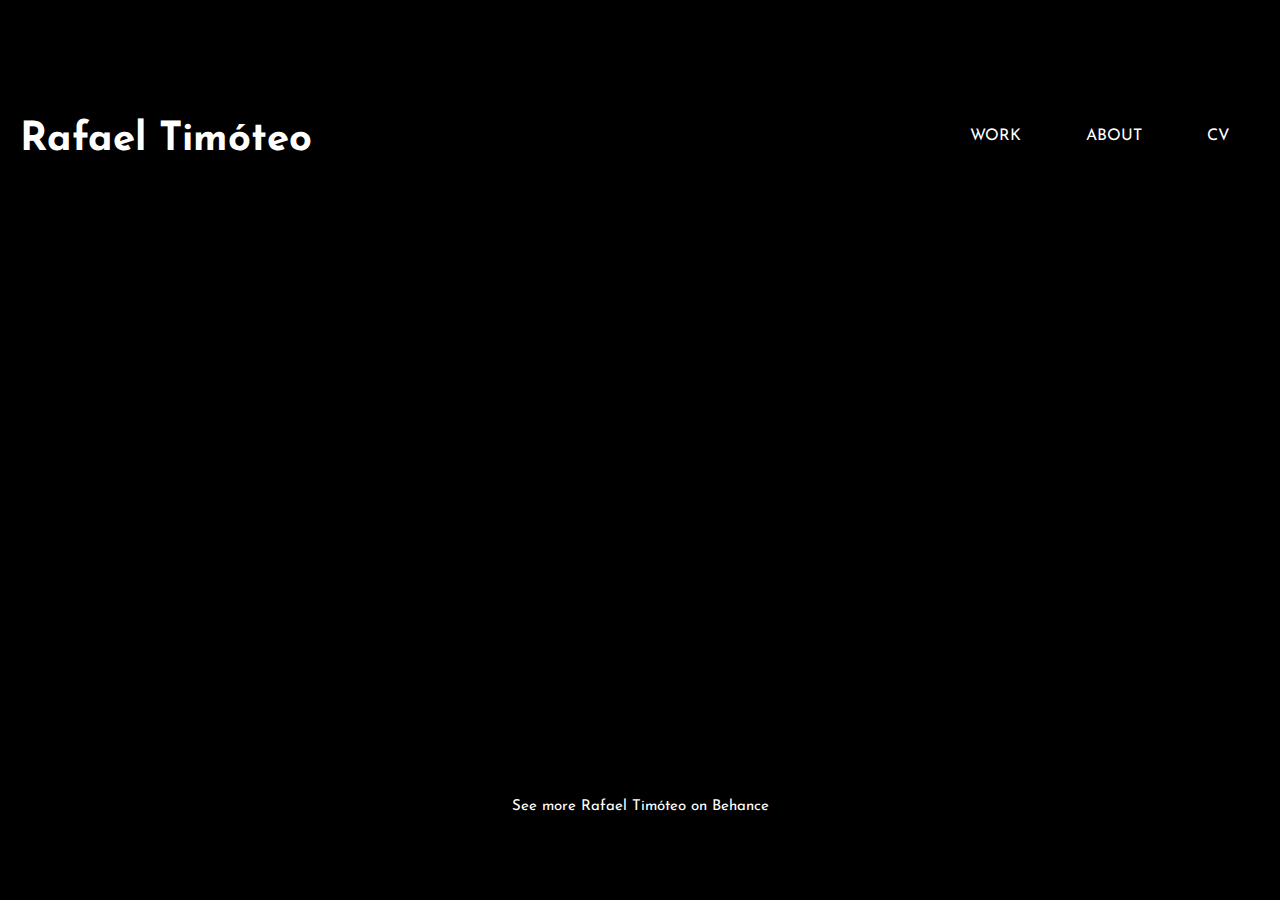
<file: index.html>
<!DOCTYPE html>
<html lang="pt-BR">
<head>
  <meta charset="UTF-8">
  <meta http-equiv="X-UA-Compatible" content="IE=edge">
  <meta name="viewport" content="width=device-width, initial-scale=1.0">
  <title>Rafael Timóteo</title>
  <link rel="stylesheet" href="./style/style.css">
  <link rel="icon" type="image/png" href="./images/favicon.png">
  <link rel="preconnect" href="https://fonts.googleapis.com">
  <link rel="preconnect" href="https://fonts.gstatic.com" crossorigin>
  <link href="https://fonts.googleapis.com/css2?family=Josefin+Sans:wght@100&display=swap" rel="stylesheet">
</head>
<body>
  <header>
    <div class="container">
      <h1 class="logo"><a href="./index.html">Rafael Timóteo</a></h1>
  
      <nav class="main-nav">
        <ul class="box-nav">
          <li class="nav-work"><a href="./work.html">Work</a></li>
          <li class="nav-about"><a href="./about.html">About</a></li>
          <li class="nav-cv"><a href="./cv.html">CV</a></li>
        </ul>
      </nav>
    </header>  

    <div class="container-video">
      <figure>          
        <iframe title="vimeo-player" src="https://player.vimeo.com/video/644070699?h=95deefef36" width=100% height="560" frameborder="0" allowfullscreen></iframe>
        <p class="see-more"><a href="https://www.behance.net/timart">See more Rafael Timóteo on Behance</a></p>
      </figure>
    </div>   
  </div>




  <script type="text/javascript" defer src="script/main.js"></script>
</body>
</html>
</file>
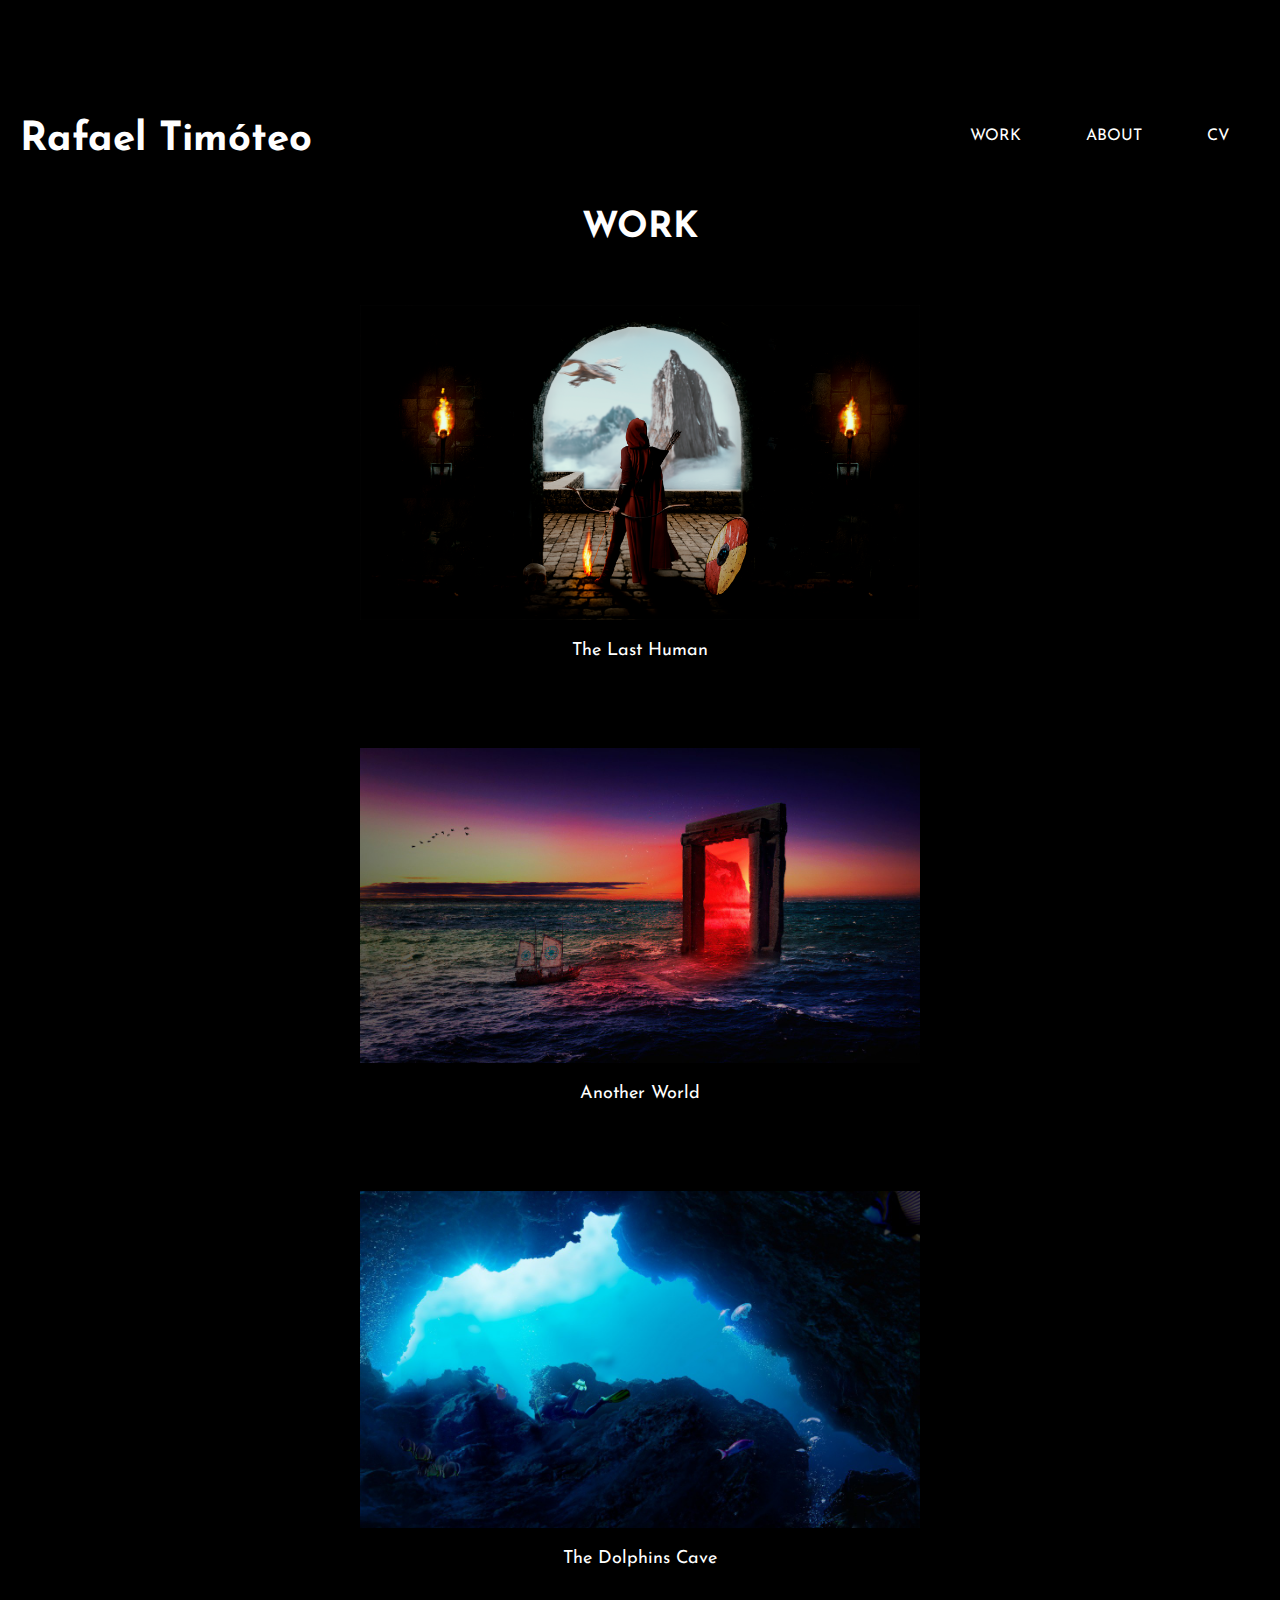
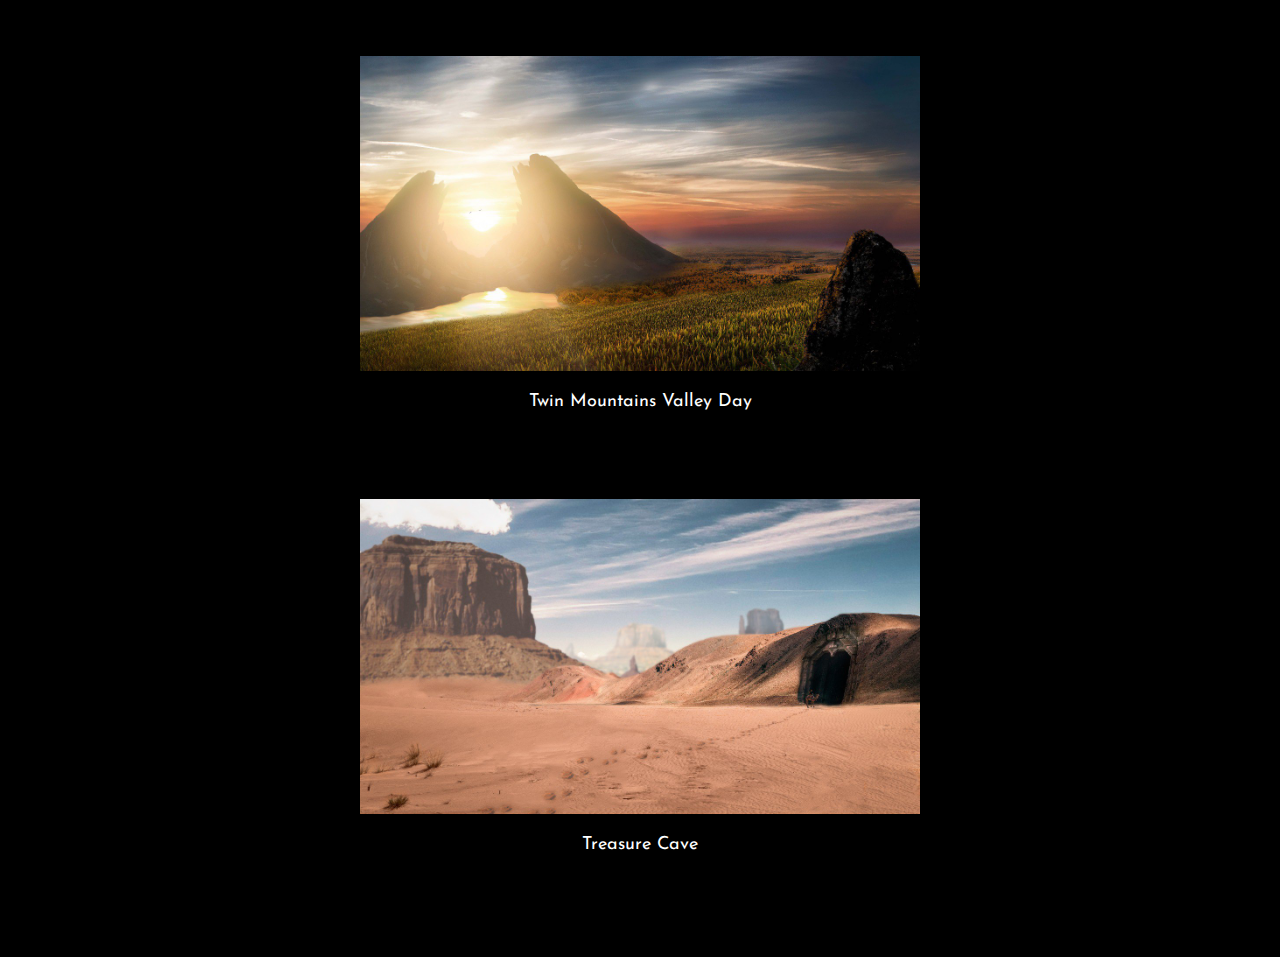
<file: work.html>
<!DOCTYPE html>
<html lang="pt-BR">
<head>
  <meta charset="UTF-8">
  <meta http-equiv="X-UA-Compatible" content="IE=edge">
  <meta name="viewport" content="width=device-width, initial-scale=1.0">
  <title>Work - Rafael Timóteo</title>
  <link rel="stylesheet" href="./style/style.css">
  <link rel="icon" type="image/png" href="./images/favicon.png">
  <link rel="preconnect" href="https://fonts.googleapis.com">
  <link rel="preconnect" href="https://fonts.gstatic.com" crossorigin>
  <link href="https://fonts.googleapis.com/css2?family=Josefin+Sans:wght@100&display=swap" rel="stylesheet">
</head>
<body>
  <header>
    <div class="container">
      <h1 class="logo"><a href="./index.html">Rafael Timóteo</a></h1>
        <nav class="main-nav">
          <ul class="box-nav">
            <li class="nav-work"><a href="./work.html">Work</a></li>
            <li class="nav-about"><a href="./about.html">About</a></li>
            <li class="nav-cv"><a href="./cv.html">CV</a></li>
          </ul>
        </nav>
  </header>

  <div class="work">
    <h1>Work</h1>
    
    <div class="box-work">
      <img src="./images/the-last-human.png" alt="" class="img-work"> 
      <p><a href="./index.html">The Last Human</a></p>
    </div>

    <div class="box-work">
      <img src="./images/another-world.jpg" alt="" class="img-work">
      <p>Another World</p>
    </div>

    <div class="box-work">
      <img src="./images/the-dolphins-cave.jpg" alt="" class="img-work">
      <p>The Dolphins Cave</p>
    </div>

    <div class="box-work">
      <img src="./images/twin-mountains-valley-day.jpg" alt="" class="img-work">
      <p>Twin Mountains Valley Day</p>
    </div>

    <div class="box-work">
      <img src="./images/treasure-cave.jpg" alt="" class="img-work">
      <p>Treasure Cave</p>
    </div>

  </div>


  
</body>
</html>
</file>
<file: style/style.css>
@import url('https://fonts.googleapis.com/css2?family=Josefin+Sans:wght@400;100&display=swap');

* {
  text-decoration: none;
  color: #fff;
  font-family: 'Josefin Sans', sans-serif; 
}

body {
  font-family: 'Josefin Sans', sans-serif; 
  background-color: #000;
  margin: 10px 20px;
}


/* Cabeçalho */
.logo { 
  font-size: 40px;  
  margin-top: 120px;
}

.box-nav li {
  display: inline-block;
  align-items: left;
  list-style: none;
  padding: 0 30px;
}

.container {
  position: relative;
}

h1 a {
  position: relative;
  display: inline-block;
}

.box-nav {
  display: inline-block;
  position: absolute;
  bottom: 0;
  right: 0;
  text-transform: uppercase;
}


/* Index */
.container-video {
  margin-top: 60px;
}

.see-more {
  font-size: 15px;
  position:static;
  text-align: center;
}


/* Work */
.work h1 {
  text-align: center;
  font-size: 36px;
  text-transform: uppercase;
}

.work {
  margin: 50px 0;
  text-align: center;
}

.box-work {
  display:inline-block; 
  background-color: rgb(0, 0, 0);
  padding: 35px;
  align-items: center;
}

.box-work p {
  font-size: 18px;
}

.img-work  {
  width: 35rem;
}


/* About me */
.about-me {
  margin: 60px auto;
  text-align: left;
  position: absolute;
  padding: 0 30px 30px 0;
}

.about {
  text-align: center;
  font-size: 36px;
  text-transform: uppercase;
}

.text-about {
  margin-left: 420px;
}

.text-about h2 {
  font-size: 30px;
  margin: 0 0 10px;
}

.text-about h3 {
  font-size: 25px;
  margin: 0;
}

.text-about p {
  word-break: break-word;
  font-size: 1.2rem;
  line-height: 1.45rem;
}

.profile-image {
  max-width: 25rem;
  float: left;
  position: relative;
}

.portfolio {
  color: #a6bcf0;
}

.links {
  margin: 0 18px;
  float: left;
}

.link-feather {
  width: 2.4rem;;
}

.voltar {
  padding-left: 10px;
}

/* CV */
.cv {
  text-align: center;
  font-size: 36px;
  text-transform: uppercase;
}
</file>
